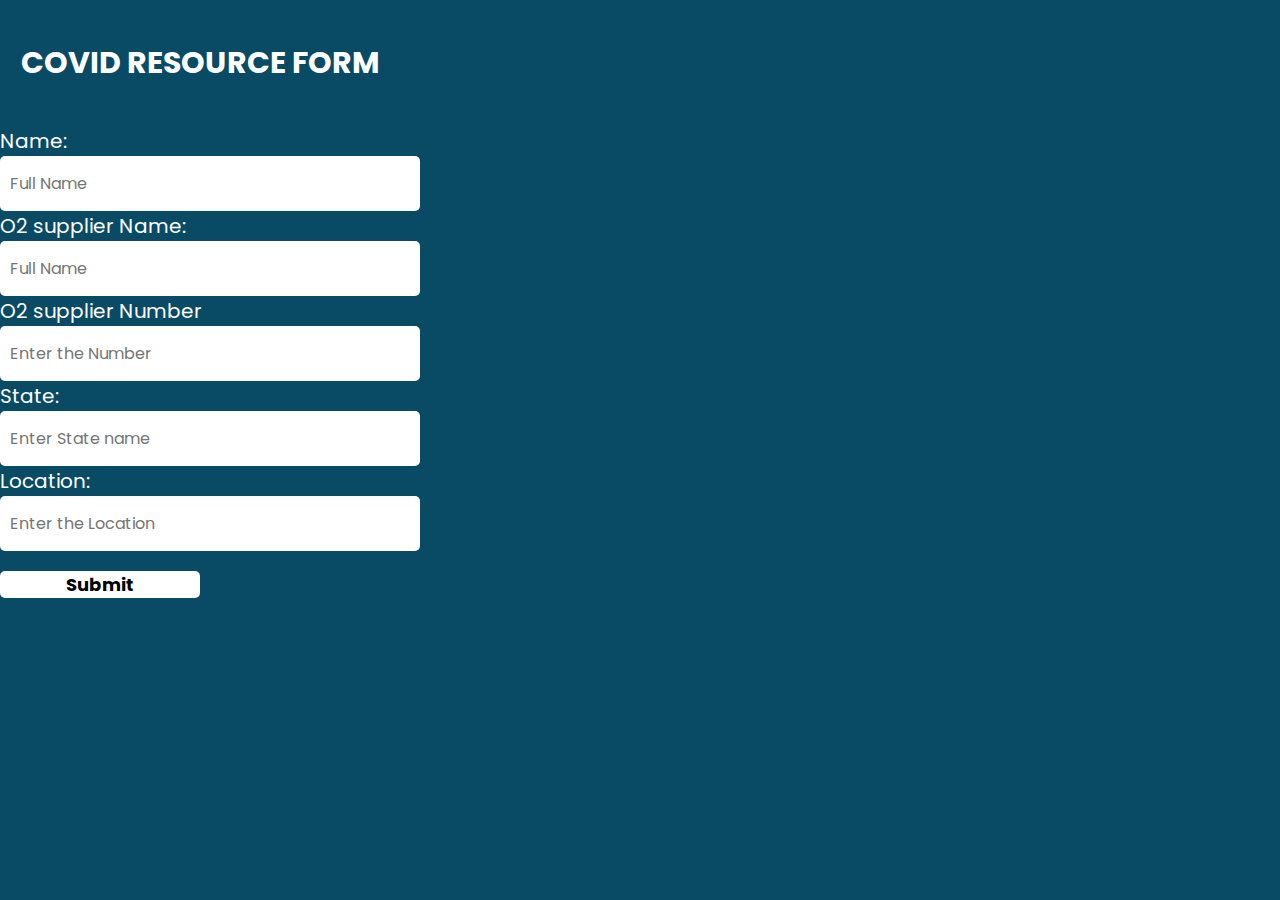
<file: Form.html/index.html>
<!DOCTYPE html>
    <html lang="en">
    <head>
        <meta charset="UTF-8">
        <meta http-equiv="X-UA-Compatible" content="IE=edge">
        <meta name="viewport" content="width=device-width, initial-scale=1.0">
        <title>Resources Form</title>
        <link rel="stylesheet" href="index.css" />
    </head>
    <body>
        
            <div class="register">
                <h1>Covid Resource Form</h1>
                <form action="#" method="POST">
                    <p>Name:</p>
                    <input type="text" name="fullname" placeholder="Full Name">
                    <p>O2 supplier Name:</p>
                    <input type="text" name="fullname" placeholder="Full Name">
                    <p>O2 supplier Number</p>
                    <input type="number" name="number" placeholder="Enter the Number">
                    <p>State:</p>
                    <input type="text" name="statename" placeholder="Enter State name">
                    <p>Location:</p>
                    <input type="text" name="Location" placeholder="Enter the Location">
                    <button type="submit">Submit</button>
                    
                    

                </form>

            </div>
        
        
    </body>
    </html>
</file>
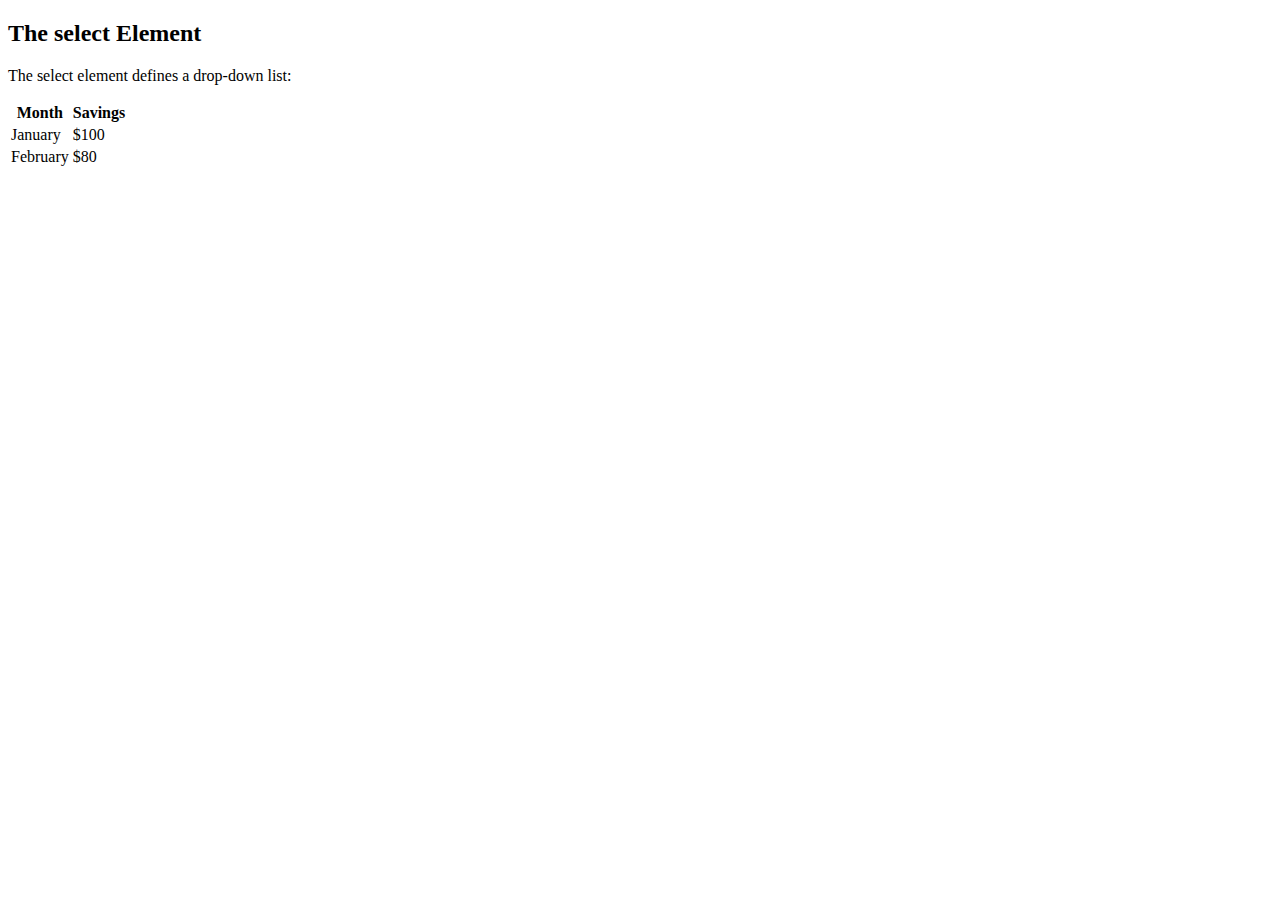
<file: test.html>
<!DOCTYPE html>
<html>
<body>

<h2>The select Element</h2>

<p>The select element defines a drop-down list:</p>

<!-- <form action="/action_page.php">
  <label for="Districts">Choose the Districts</label>
  <select id="Districts" name="Districts">
    <option value="select">Select</option>
    <option value="Alipurduar">Alipurduar</option>
    <option value="Bankura">Bankura</option>
    <option value="paschim Bardhaman">Paschim Bardhaman</option>
    <option value="Purba Bardhaman">Purba bardhaman</option>
    <option value="Birbhum">Birbhum</option>
    <option value="Coochbear">Coochbear</option>
    <option value="Darjeeling">Darjeeling</option>
    <option value="Uttar Dinajpur">Uttar Dinajpur</option>
    <option value="Dakshin Dinajpur">Dakshin Dinajpur</option>
    <option value="Hoogly">Hoogly</option>
    <option value="Howrah">Howrah</option>
    <option value="Jalpaiguri">Jalpaiguri</option>
    <option value="Jhargram">Jhargram</option>
    <option value="Kolkata">Kolkata</option>
    <option value="Maldah">Maldah</option>
    <option value="Paschim Midnapore">Paschim Midnapore</option>
    <option value="Purba Midnapore">Purba Midnapore</option>
    <option value="Mursidabad">Mursidabad</option>
    <option value="Nadia">Nadia</option>
    <option value="North 24 Parganas">North 24 Parganas</option>
    <option value="South 24 Parganas">South 24 Parganas</option>
    <option value="Purulia">Purulia</option>
  </select>
  <input type="submit">
</form> -->
<!-- <table style="width:100%">
  <tr>
    <th>Firstname</th>
    <th>Lastname</th>
    <th>Age</th>
  </tr>
  <tr>
    <td>Jill</td>
    <td>Smith</td>
    <td>50</td>
  </tr>
  <tr>
    <td>Eve</td>
    <td>Jackson</td>
    <td>94</td>
  </tr>
</table> -->
<table>
  <tr>
    <th>Month</th>
    <th>Savings</th>
  </tr>
  <tr>
    <td>January</td>
    <td>$100</td>
  </tr>
  <tr>
    <td>February</td>
    <td>$80</td>
  </tr>
</table>

</body>
</html>
</file>
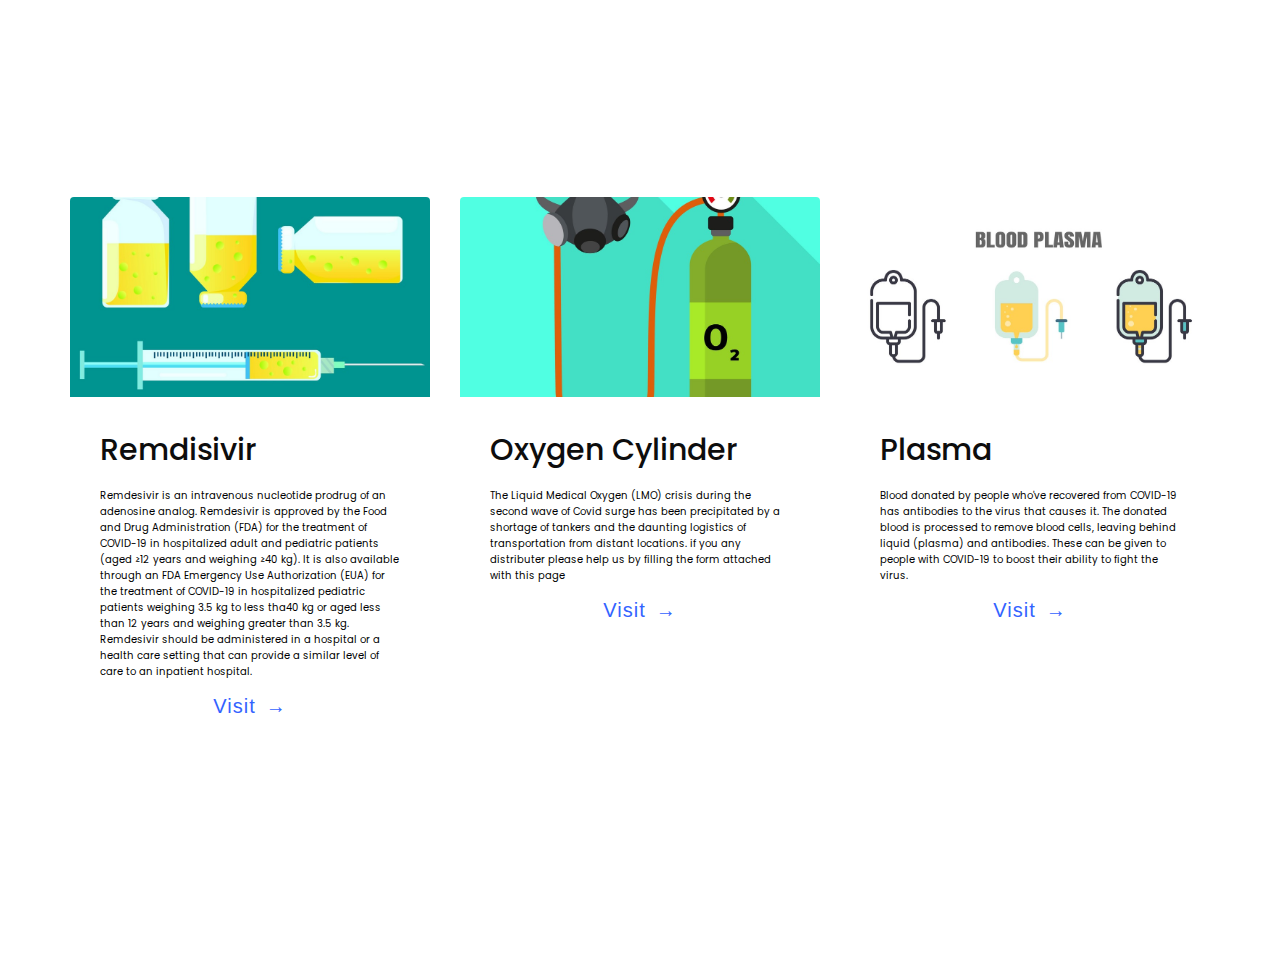
<file: cards html/index6.html>
<!DOCTYPE html>
<html lang="en">
<head>
    <meta charset="UTF-8">
    <meta http-equiv="X-UA-Compatible" content="IE=edge">
    <meta name="viewport" content="width=device-width, initial-scale=1.0">
    <title>Selection</title>
    <link rel="stylesheet" href="index6.css">
</head>
<body>
    <div class="grid">
        <div class="grid-items">
            <div class="card">
                <img class="card-image" src="41.jpg" alt="Remdisivir"\>
                <div class="card-content">
                    <h1 class="card-header">Remdisivir</h1>
                    <p>Remdesivir is an intravenous nucleotide prodrug of an adenosine analog.
                        Remdesivir is approved by the Food and Drug Administration (FDA) for the treatment of COVID-19 in hospitalized adult and pediatric patients (aged ≥12 years and weighing ≥40 kg). It is also available through an FDA Emergency Use Authorization (EUA) for the treatment of COVID-19 in hospitalized pediatric patients weighing 3.5 kg to less tha40 kg or aged less than 12 years and weighing greater than 3.5 kg.
                        Remdesivir should be administered in a hospital or a health care setting that can provide a similar level of care to an inpatient hospital.
                    </p>
                    <button class="card-btn">Visit<span>&rarr;</span></button>
                </div>      
            </div>
        </div>
        <div class="grid-items">
            <div class="card">
                <img class="card-image" src="42.jpg" alt="Oxygen"\>
                <div class="card-content">
                    <h1 class="card-header">Oxygen Cylinder</h1>
                    <p>The Liquid Medical Oxygen (LMO) crisis during the second wave of Covid surge has been precipitated by a shortage of tankers and the daunting logistics of transportation from distant locations.
                        if you any distributer please help us by filling the form attached with this page
                    </p>
                    <button class="card-btn">Visit<span>&rarr;</span></button>
                </div>      
            </div>
        </div>
        <div class="grid-items">
            <div class="card">
                <img class="card-image" src="43.jpg" alt="Plasma"\>
                <div class="card-content">
                    <h1 class="card-header">Plasma</h1>
                    <p>Blood donated by people who've recovered from COVID-19 has antibodies to the virus that causes it. The donated blood is processed to remove blood cells, leaving behind liquid (plasma) and antibodies. These can be given to people with COVID-19 to boost their ability to fight the virus.</p>
                    <button class="card-btn">Visit<span>&rarr;</span></button>
                </div>      
            </div>
        </div>

    </div>
    
</body>
</html>
</file>
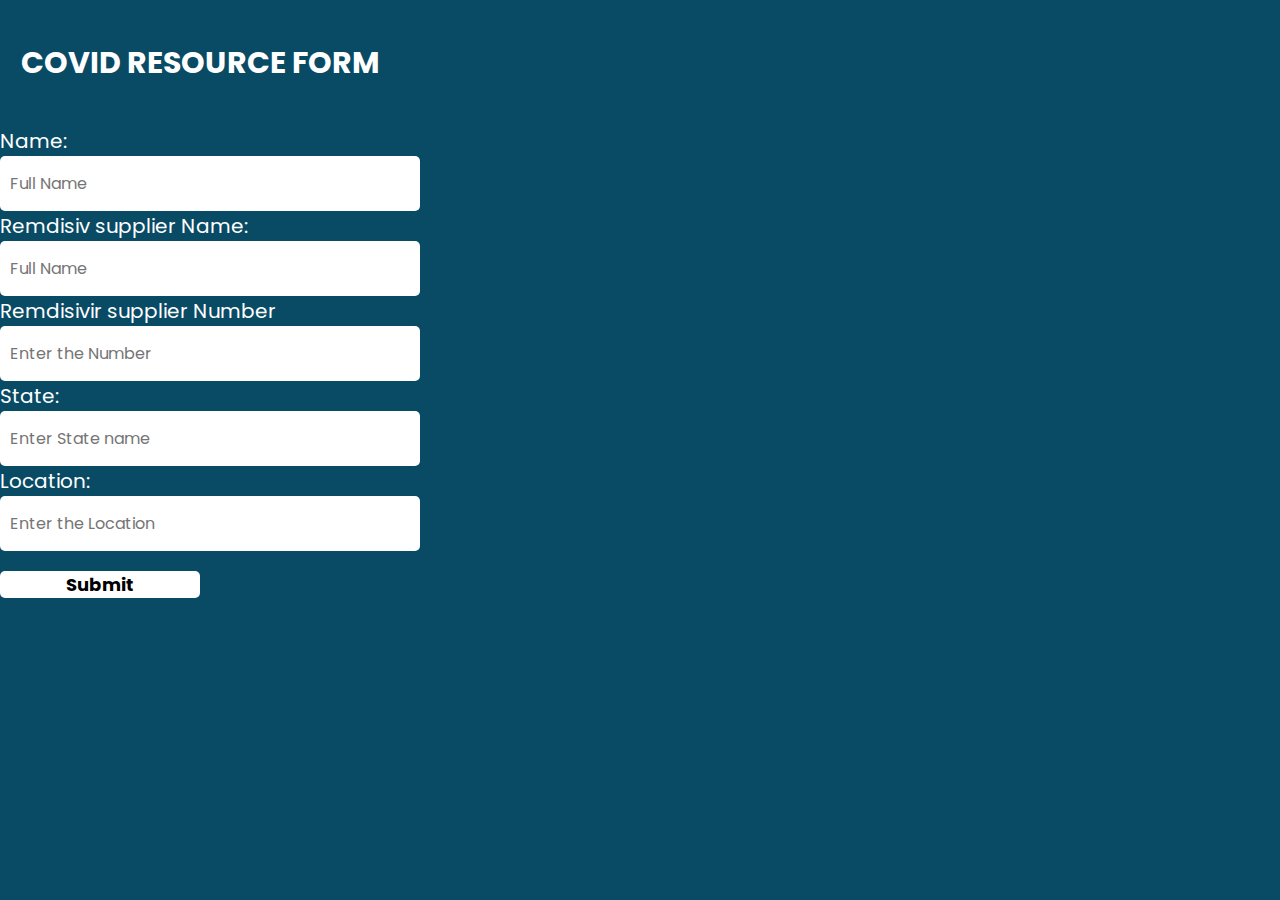
<file: Form.html/index3.html>
<!DOCTYPE html>
<html lang="en">
<head>
    <meta charset="UTF-8">
    <meta http-equiv="X-UA-Compatible" content="IE=edge">
    <meta name="viewport" content="width=device-width, initial-scale=1.0">
    <title>Resources Form</title>
    <link rel="stylesheet" href="index.css" />
</head>
<body>
    
        <div class="register">
            <h1>Covid Resource Form</h1>
            <form action="#" method="POST">
                <p>Name:</p>
                <input type="text" name="fullname" placeholder="Full Name" required>
                <p>Remdisiv supplier Name:</p>
                <input type="text" name="fullname" placeholder="Full Name">
                <p>Remdisivir supplier Number</p>
                <input type="number" name="number" placeholder="Enter the Number">
                <p>State:</p>
                <input type="text" name="statename" placeholder="Enter State name">
                <p>Location:</p>
                <input type="text" name="Location" placeholder="Enter the Location">
                <button type="submit">Submit</button>
                
                

            </form>

        </div>
    
    
</body>
</html>
</file>
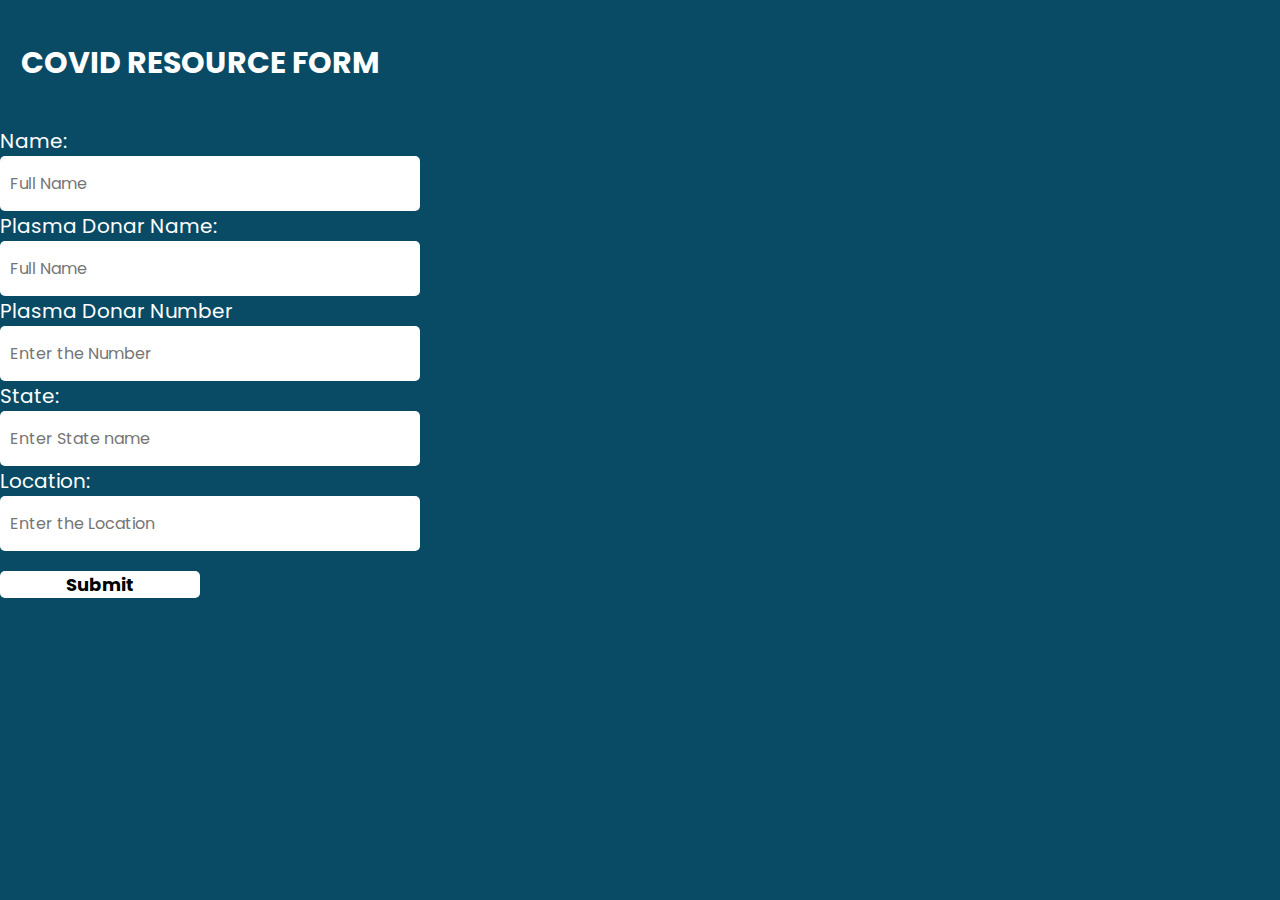
<file: Form.html/index4.html>
<!DOCTYPE html>
<html lang="en">
<head>
    <meta charset="UTF-8">
    <meta http-equiv="X-UA-Compatible" content="IE=edge">
    <meta name="viewport" content="width=device-width, initial-scale=1.0">
    <title>Resources Form</title>
    <link rel="stylesheet" href="index.css" />
</head>
<body>
    
        <div class="register">
            <h1>Covid Resource Form</h1>
            <form action="#" method="POST">
                <p>Name:</p>
                <input type="text" name="fullname" placeholder="Full Name" value="" required>
                <p>Plasma Donar Name:</p>
                <input type="text" name="fullname" placeholder="Full Name">
                <p>Plasma Donar Number</p>
                <input type="number" name="number" placeholder="Enter the Number">
                <p>State:</p>
                <input type="text" name="statename" placeholder="Enter State name">
                <p>Location:</p>
                <input type="text" name="Location" placeholder="Enter the Location">
                <button type="submit">Submit</button>
                
                

            </form>

        </div>
    
    
</body>
</html>
</file>
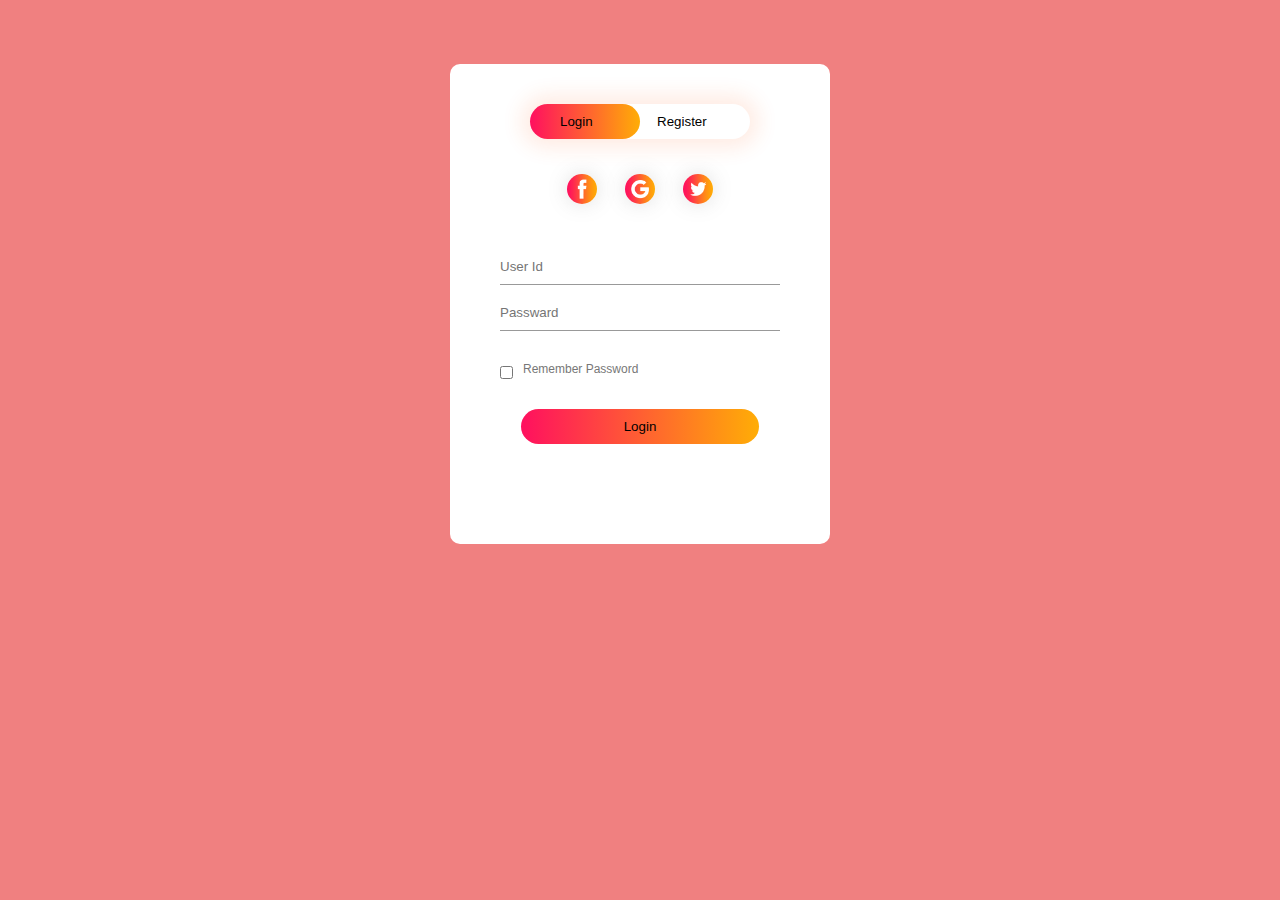
<file: Login html/login.html>
<!DOCTYPE html>
<html lang="en">
<head>
    <meta charset="UTF-8">
    <meta name="viewport" content="width=device-width, initial-scale=1.0">
    <title>Login</title>
    <link rel="stylesheet" href="login.css" />
    <link href="https://fonts.googleapis.com/css2?family=Poppins:wght@100&display=swap" rel="stylesheet">
</head>
<body>
    
    <div class="login">
        <div class="form-box">
           
            <div class="botton-box">
                <div id="btn">

                </div>
                <button type="button" class="toggel-btn" onclick="Login()">Login</button>
                <button type="button" class="toggel-btn" onclick="Register()">Register</button>

            </div>
                <div class="social-icons">
                    <img src="fb.png" >
                    <img src="gp.png" >
                    <img src="tw.png" >
                </div>
                <form id="Login" class="input-group">
                    <input type="text" class="input-field" placeholder="User Id" required>
                    <input type="text" class="input-field" placeholder="Passward" required>
                    <input type="checkbox" class="checkbox"><span>Remember Password</span>
                    <button type="submit" class="submit-btn">Login</button>

                </form>
                <form id="Register" class="input-group">
                    <input type="text" class="input-field" placeholder="User Id" required>
                    <input type="email" class="input-field" placeholder="Email Id" required>
                    <input type="text" class="input-field" placeholder="Password" required>
                    <input type="checkbox" class="checkbox"><span>I agree to the terms and conditions</span>
                    <button type="submit" class="submit-btn">Register</button>

                </form>

        </div>
        

    </div>
    <script>
        var x=document.getElementById("Login");
        var y=document.getElementById("Register");
        var z=document.getElementById("btn");
        function Register(){
            x.style.left="-400px"
            y.style.left="50px"
            z.style.left="110px"

        }
        function Login(){
            x.style.left="50px"
            y.style.left="450px"
            z.style.left="0px"

        }
    </script>
    
</body>
</html>
</file>
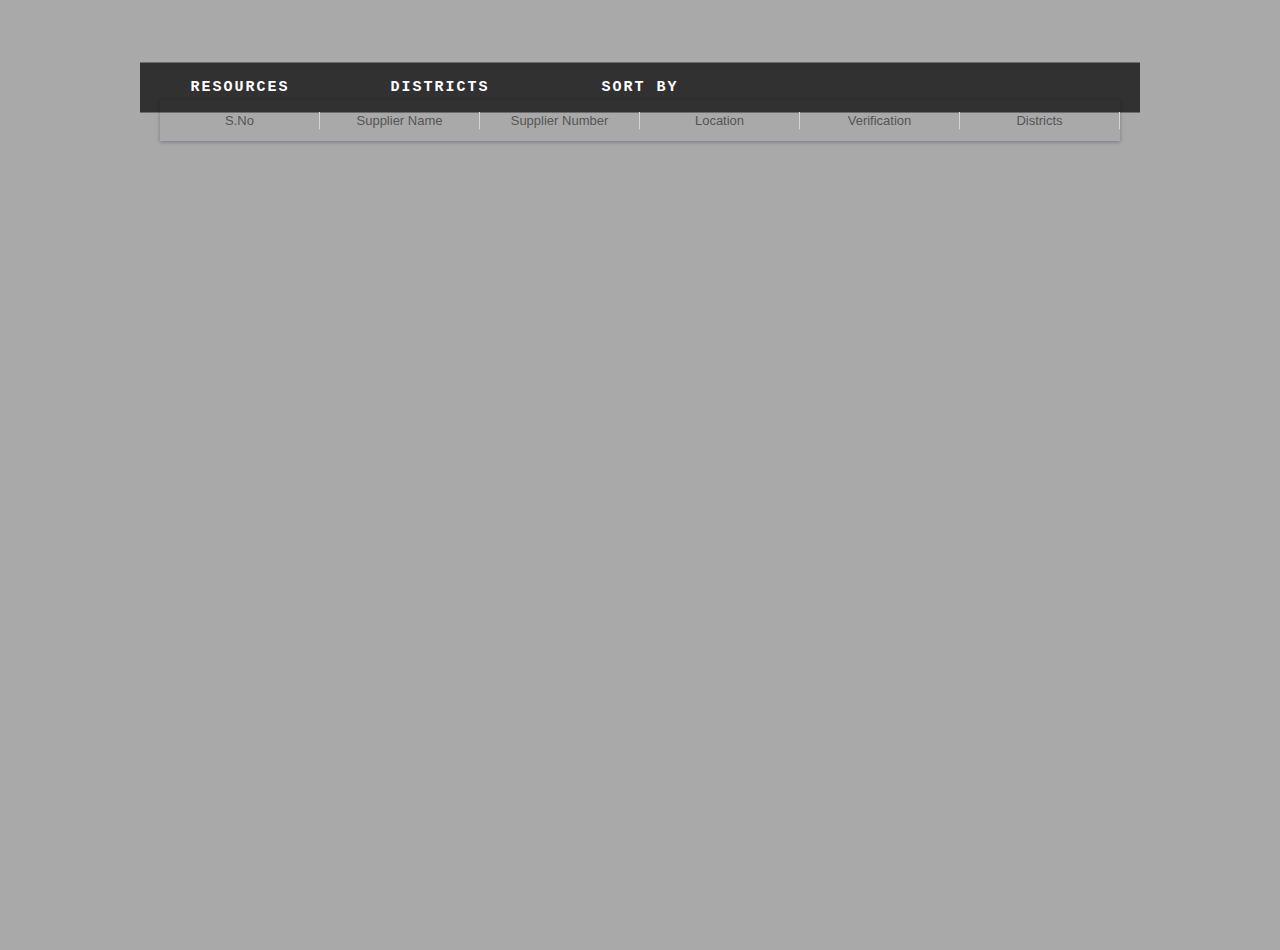
<file: table html/index2.html>
<!DOCTYPE html>
<html lang="en">
<head>
    <meta charset="UTF-8">
    <meta http-equiv="X-UA-Compatible" content="IE=edge">
    <meta name="viewport" content="width=device-width, initial-scale=1.0">
    <title>Resources page</title>
    <link rel="stylesheet" href="index2.css" />
</head>
<body>
    <div class="drop">
        <ul>
            <li>Resources
                <ul class="re">
                    <li>Oxygen</li>
                    <li>Plasma</li>
                    <li>Remdisivir</li>
                </ul>
            </li>
            <li>Districts
                <ul class="re">
                    <li>Alipurduar</li>
                    <li>Bankura</li>
                    <li>paschim Bardhaman</li>
                    <li>purba bardhman</li>
                    <li>Birbhum</li>
                    <li>Coochbear</li>
                    <li>Darjeeling</li>
                    <li>Uttar Dinajpur</li>
                    <li>Dakshin Dinajpur</li>
                    <li>Hoogly</li>
                    <li>Howrah</li>
                    <li>Jalpaiguri</li>
                    <li>Jhargram</li>
                    <li>Kolkata</li>
                    <li>Kalimpong</li>
                    <li>Maldah</li>
                    <li>Paschim Midnapore</li>
                    <li>Purba Midnapore</li>
                    <li>Mursidabad</li>
                    <li>Nadia</li>
                    <li>N 24 parganas</li>
                    <li>s 24 parganas</li>
                    <li>Purulia</li>

                </ul>
            </li>
            <li>Sort By
                <ul class="re">
                    <li>Recently added</li>
                    <li>older</li>
                </ul>
            </li>

        </ul>

    </div>
    <div class="table-box">
        <div class="table-row">
            <div class="table-cell">
                <p>S.No</p>
            </div>
            <div class="table-cell">
                <p>Supplier Name</p>
            </div>
            <div class="table-cell">
                <p>Supplier Number</p>
            </div>
            <div class="table-cell">
                <p>Location</p>
            </div>
            <div class="table-cell">
                <p>Verification</p>
            </div>
            <div class="table-cell">
                <p>Districts</p>
            </div>
        </div>
    </div>
    
    
</body>
</html>
</file>
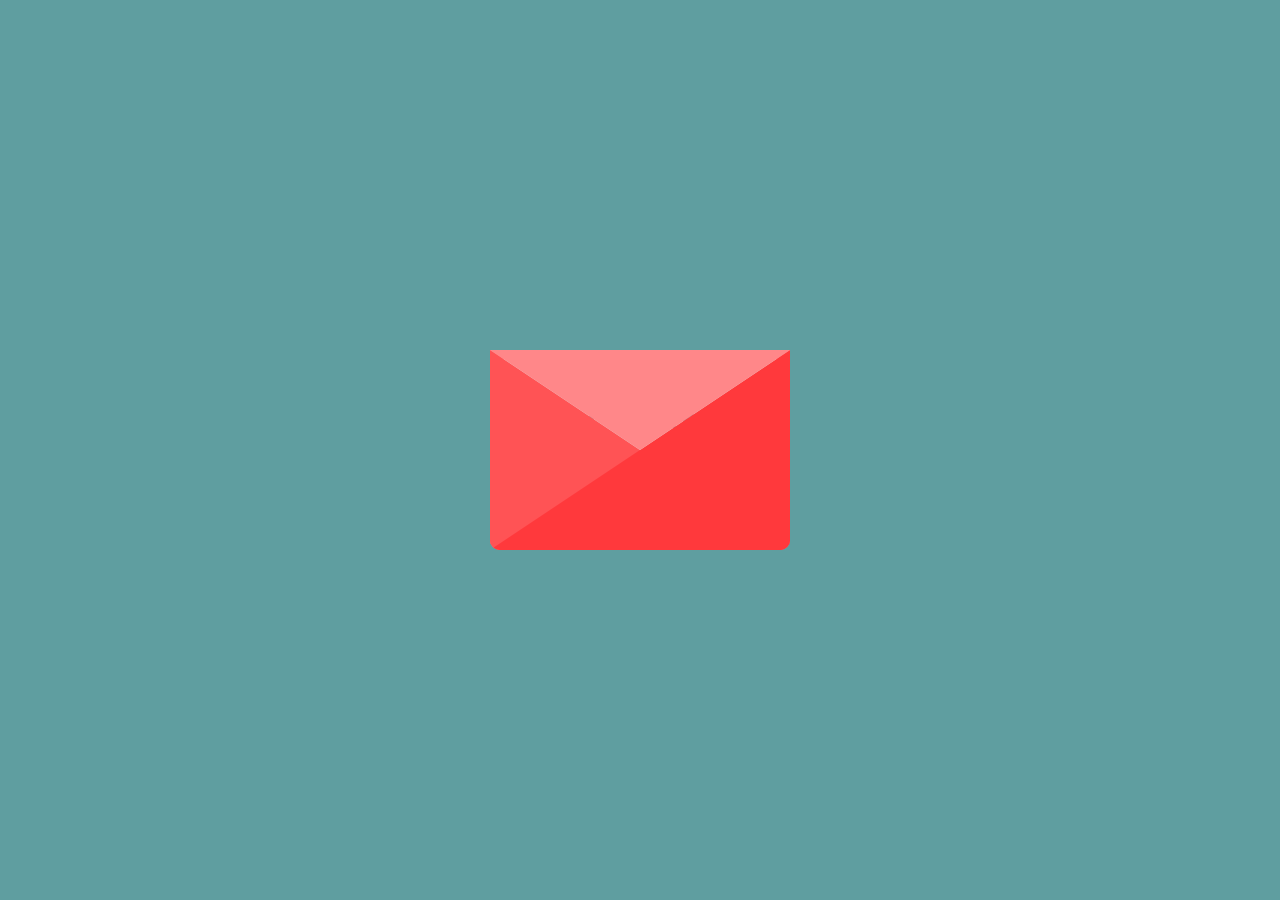
<file: Thank u html/index5.html>
<!DOCTYPE html>
<html lang="en">
<head>
    <meta charset="UTF-8">
    <meta http-equiv="X-UA-Compatible" content="IE=edge">
    <meta name="viewport" content="width=device-width, initial-scale=1.0">
    <title>Thank you page</title>
    <link rel="stylesheet" href="index5.css">
</head>
<body>
    <div class="wrapper">
        <div class="mail">
            <div class="cover"></div>
            <div class="letter"><h1>Thank<br>You</h1></div>
        </div>
    </div>
    <div class="btn">
        <button class="home" type="submit">Home</button>
        <button class="home" type="submit">Submit Data</button>
    </div>
    
</body>
</html>
</file>
<file: Form.html/index.css>
@import url('https://fonts.googleapis.com/css2?family=Poppins:wght@200;300;400;500;600;700;800;900&display=swap');
*{
    margin: 0;
    padding: 0;
    font-family: 'Poppins', sans-serif
}

body{
   background-color:#094b65;
   color:#fff;
}

.register{
    position: absolute;
    width: 400px;
}
.register h1{
    font-size: 30px;
    text-align: center;
    text-transform: uppercase;
    margin: 40px 0;

}
.register p{
    font-size: 20px;
   
}
.register input{
    font-size: 16px;
    padding: 15px 10px;
    width: 100%;
    border: 0;
    border-radius: 5px;
    outline: none;
}
.register button{
    font-size: 18px;
    font-weight: bold;
    margin: 20px 0;
    width: 50%;
    border: 0;
    border-radius: 5px;
    background-color: #fff;

}

.register button:hover{
    color: #fff;
    background-color: #9822e7;
}
</file>
<file: cards html/index6.css>
@import url('https://fonts.googleapis.com/css2?family=Poppins:wght@200;300;400;500;600;700;800;900&display=swap');
*{
    margin: 0;
    padding: 0;
}
html{
    box-sizing: border-box;
    font-size: 62.5%;
}
body{
    background-color: #ffff;
    font-family: "Poppins",sans-serif;
    display: flex;
    justify-content: center;
    align-items: center;
    min-height: 100vh;

}
.grid{
    display: grid;
    width: 114em;
    grid-gap: 6rem;
    grid-template-columns: repeat(auto-fit, minmax(30rem,1fr));
    align-items: start;
}
.grid-items{
    background-color: #fff;
    border-radius: 0.4rem;
    overflow: hidden;
    /* box-shadow: 0.3rem 6rem rgba(0, 0, 0, 0.1); */
    cursor: pointer;
    transition: 0.2s;

}
.grid-items:hover{
    transform: translateY(-0.5%);
    box-shadow: 0 4rem 8rem rgba(0, 0, 0, 0.5);
}
.card-image{
    display: block;
    width: 100%;
    height: 20rem;
    object-fit: cover;
}
.card-content{
    padding: 3rem;
}
.card-header{
    font-size: 3rem;
    font-weight: 500;
    color: #0d0d0d;
    margin-bottom: 1.5rem;
}

.p{
    font-size: 1.6rem;
    letter-spacing: 0.1rem;
    line-height: 1.7;
    color: #3d3d3d;
    margin-bottom: 2.5rem;
}
.card-btn{
    display: block;
    width: 100%;
    padding: 1.5rem;
    font-size: 2rem;
    text-align: center;
    color: #3363ff;
    background-color: #ffff;
    border: none;
    border-radius: 0.4rem;
    transition: 0.2s;
    cursor: pointer;
    letter-spacing: 0.1rem;
}
.card-btn span{
    margin-left: 1rem;
    transition: 0.2s;
}
.card-btn:hover,
.card-btn:active{
    background-color: #c2cffc;

}
.card-btn:hover span,
.card-btn:active span{
    margin-left: 1.5rem;
}
@media only screen and (max-width:600rem) {
    body{
        padding: 3rem;

    }
    .grid{
    grid-gap: 3rem;
    }
    
}
</file>
<file: Login html/login.css>
*{
    margin: 0px;
    padding: 0px;
    font-family: sans-serif;
    box-sizing: border-box;
}


.login{
  height: 100%;
  width: 100%;
    background-color: lightcoral;
    background-position: center;
    background-size: cover;
    background-repeat: no-repeat;
    position: absolute;
}
.form-box{
    width: 380px;
    height: 480px;
    position: relative;
    margin: 5% auto 0 ;
    background: #fff;
    padding: 5px;
    border-radius: 10px;
    overflow: hidden;
}
.botton-box{
    width: 220px;
    margin: 35px auto;
    position: relative;
    box-shadow: 0 0 20px 9px #ff61241f;
    border-radius: 30px;
}
.toggel-btn{
    padding: 10px 30px;
    cursor: pointer;
    background: transparent;
    border: 0;
    outline: none;
    position: relative;
}
#btn{
    top: 0;
    left: 0;
    position: absolute;
    width: 110px;
    height: 100%;
    background: linear-gradient(to right,#ff105f,#ffad06);
    border-radius: 30px;
    transition: 0.5s ease;
}
.social-icons{
    margin: 30px auto;
    text-align: center;

}
.social-icons img{
   width: 30px;
   margin: 0 12px;
   box-shadow: 0 0 20px 0 #7f7f7f3d;
   cursor: pointer;
   border-radius: 50%;


}
.input-group{
    top: 180px;
    position: absolute;
    width: 280px;
    transition: 0.5s ease;
}

.input-field{
    width: 100%;
    padding: 10px 0;
    margin: 5px 0;
    border-left: 0;
    border-right: 0;
    border-top: 0;
    border-bottom: 1px solid #999;
    outline: none;
    background: transparent;
}
.submit-btn{
    width: 85%;
    padding: 10px 30px;
    cursor: pointer;
    display: block;
    margin: auto;
    background:  linear-gradient(to right,#ff105f,#ffad06);
    border: 0;
    outline: none;
    border-radius: 30px;


}
.checkbox{
    margin: 30px 10px 30px 0;
}
span{
    color: #777;
    font-size: 12px;
    bottom: 68px;
    position: absolute;
}
#Login{
    left: 50px;
}
#Register{
    left: 450px;
}
</file>
<file: table html/index2.css>
*{
    margin: 0;
    padding: 0;
}
body{
    margin: 0;
    padding: 0;
    background-color: darkgray;
    background-size:cover;
    background-position: center center;
    height: 100vh;
    background-repeat: no-repeat;
    font-family: 'Courier New', Courier, monospace;
}
.drop ul{
    list-style: none;
}
.drop{
    display:inline-block;
    text-align: center;
    position: absolute;
    top: 10%;
    left: 50%;
    transform: translate(-50%,-50%);
}
.drop li:hover{
    background: #ff553b;
}
.drop > ul{
list-style: none;
padding: 0;
margin: 0;
display: inline-block;
background: #313131;
color: #fff;
width: 1000px;
text-transform: uppercase;
font-weight: 900;

}
.drop > ul > li{
    position: relative;
    cursor: pointer;
    font-size: 15px;
    letter-spacing: 2px;
    float: left;
    width: 200px;
    height: 50px;
    line-height: 50px;
}
.re{
    position: absolute;
    top: 100%;
    left: 0;
    width: 100%;
    padding: 0;
}
.re li{
    background: #313131;
    display: none;
}
.re li:hover{
    background: #ff553b;
    
}
.drop li:hover > .re {
    perspective: 1000px;

}
.drop li:hover > .re li{
    transform-origin: top center;
    opacity: 0;
    display: block;
}
.drop li:hover > .re li:nth-child(1){
    animation: animate 300ms ease-in-out forwards;
    animation-delay: -150ms;
}
.drop li:hover > .re li:nth-child(2){
    animation: animate 300ms ease-in-out forwards;
    animation-delay: 0ms;
}
.drop li:hover > .re li:nth-child(3){
    animation: animate 300ms ease-in-out forwards;
    animation-delay: 150ms;
}
.drop li:hover > .re li:nth-child(4){
    animation: animate 300ms ease-in-out forwards;
    animation-delay: 300ms;
}
.drop li:hover > .re li:nth-child(5){
    animation: animate 300ms ease-in-out forwards;
    animation-delay: 450ms;
}
.drop li:hover > .re li{
    transform-origin: top center;
    opacity: 0;
    display: block;
}
.drop li:hover > .re li:nth-child(6){
    animation: animate 300ms ease-in-out forwards;
    animation-delay: -150ms;
}
.drop li:hover > .re li:nth-child(7){
    animation: animate 300ms ease-in-out forwards;
    animation-delay: 0ms;
}
.drop li:hover > .re li:nth-child(8){
    animation: animate 300ms ease-in-out forwards;
    animation-delay: 150ms;
}
.drop li:hover > .re li:nth-child(9){
    animation: animate 300ms ease-in-out forwards;
    animation-delay: 300ms;
}
.drop li:hover > .re li:nth-child(10){
    animation: animate 300ms ease-in-out forwards;
    animation-delay: 450ms;
}
.drop li:hover > .re li{
    transform-origin: top center;
    opacity: 0;
    display: block;
}
.drop li:hover > .re li:nth-child(11){
    animation: animate 300ms ease-in-out forwards;
    animation-delay: -150ms;
}
.drop li:hover > .re li:nth-child(12){
    animation: animate 300ms ease-in-out forwards;
    animation-delay: 0ms;
}
.drop li:hover > .re li:nth-child(13){
    animation: animate 300ms ease-in-out forwards;
    animation-delay: 150ms;
}
.drop li:hover > .re li:nth-child(14){
    animation: animate 300ms ease-in-out forwards;
    animation-delay: 300ms;
}
.drop li:hover > .re li:nth-child(15){
    animation: animate 300ms ease-in-out forwards;
    animation-delay: 450ms;
}
.drop li:hover > .re li:nth-child(16){
    animation: animate 300ms ease-in-out forwards;
    animation-delay: -150ms;
}
.drop li:hover > .re li:nth-child(17){
    animation: animate 300ms ease-in-out forwards;
    animation-delay: 0ms;
}
.drop li:hover > .re li:nth-child(18){
    animation: animate 300ms ease-in-out forwards;
    animation-delay: 150ms;
}
.drop li:hover > .re li:nth-child(19){
    animation: animate 300ms ease-in-out forwards;
    animation-delay: 300ms;
}
.drop li:hover > .re li:nth-child(20){
    animation: animate 300ms ease-in-out forwards;
    animation-delay: 450ms;
}
.drop li:hover > .re li:nth-child(21){
    animation: animate 300ms ease-in-out forwards;
    animation-delay: -150ms;
}
.drop li:hover > .re li:nth-child(22){
    animation: animate 300ms ease-in-out forwards;
    animation-delay: 0ms;
}
.drop li:hover > .re li:nth-child(23){
    animation: animate 300ms ease-in-out forwards;
    animation-delay: 150ms;
}






@keyframes animate{
    0%{
        opacity: 0;
        transform:translateX(-100px)
    }
    79%{
        transform:translateX(20px)
    }
    100%{
        opacity: 1;
        transform:translateX(0px)
    }
}

.table-box{
    margin: 50px auto;
    padding: 40px;
}
.table-row{
    position: relative;
    
    display: table;
    align-items: center;
    width: 80%;
    margin: 10px auto;
    font-family: sans-serif;
    background: transparent;
    color: #555;
    padding: 12px 0;
    font-size: 13px;
    box-shadow: 0 1px 4px 0 rgba(0, 0, 50, 0.3);
}
.table-cell{
    display: table-cell;
    width: 10%;
    text-align: center;
    padding: 1px 0;
    border-right: 1px solid #d6d4d4;
    vertical-align: middle;

}
</file>
<file: Thank u html/index5.css>
*{
    margin: 0;
    padding: 0;
}
body{
    background: cadetblue;   
    margin: 0;
    padding: 0;
}
.wrapper{
    position: absolute;
    top: 50%;
    left: 50%;
    transform: translate(-50%,-50%);
}
.mail{
    width: 300px;
    height: 200px;
    background: #ff8789;
    border-bottom-left-radius: 10px;
    border-bottom-right-radius: 10px;
    position: relative;
    transform-style: preserve-3d;
    cursor: pointer;
}
.mail:before{
    content: "";
    position: absolute;
    top: 0;
    right: 0;
    border-left: 150px solid transparent;
    border-right: 150px solid #ff393c;
    border-top: 100px solid transparent;
    border-bottom: 100px solid #ff393c;
    border-bottom-left-radius: 10px;
    border-bottom-right-radius: 10px;
    z-index: 5;
}
.mail:after{
    content: "";
    position: absolute;
    top: 0;
    left: 0;
    border-left: 150px solid #ff5355;
    border-right: 150px solid transparent;
    border-top: 100px solid transparent;
    border-bottom: 100px solid #ff5355;
    border-bottom-left-radius: 10px;
    border-bottom-right-radius: 10px;
    z-index: 4;
}
.cover:before{
    content: "";
    position: absolute;
    top: 0;
    left: 0;
    border-left: 150px solid transparent;
    border-right: 150px solid transparent;
    border-top: 100px solid #ff8789;
    border-bottom: 100px solid transparent;
    z-index: 6;
    transform-origin: top;
    transform: rotateX(0deg);
    transition: all 1s 1s ease;
}
.letter{
    position: absolute;
    z-index: 3;
    top: 0px;
    left: 10px;
    background: #dedede;
    width: 280px;
    height: 180px;
    border-radius: 20px;
    transition: all 1s  ease;
}
.letter h1{
    position: absolute;
    top: 50%;
    left: 50%;
    transform: translate(-50%,-50%);
    font-size: 50px;
    color: #798992;
    font-weight: 500;
}
.mail:hover .cover:before{
    transform: rotateX(180deg);
    transition: all 1s  ease;
}
.mail:hover .letter{
    top: -80px;
    transform: all 1s 1s ease;
}
.btn{
    text-align: center;
    margin-top: 450px;

}
.home{
    border: 5px solid #ff8789;
    background: #fff;
    padding: 10px 20px;
    border-radius: 20px;
    font-weight: 200;
    cursor: pointer;
}
.home:hover{
    background: #ff8789;
}
</file>
